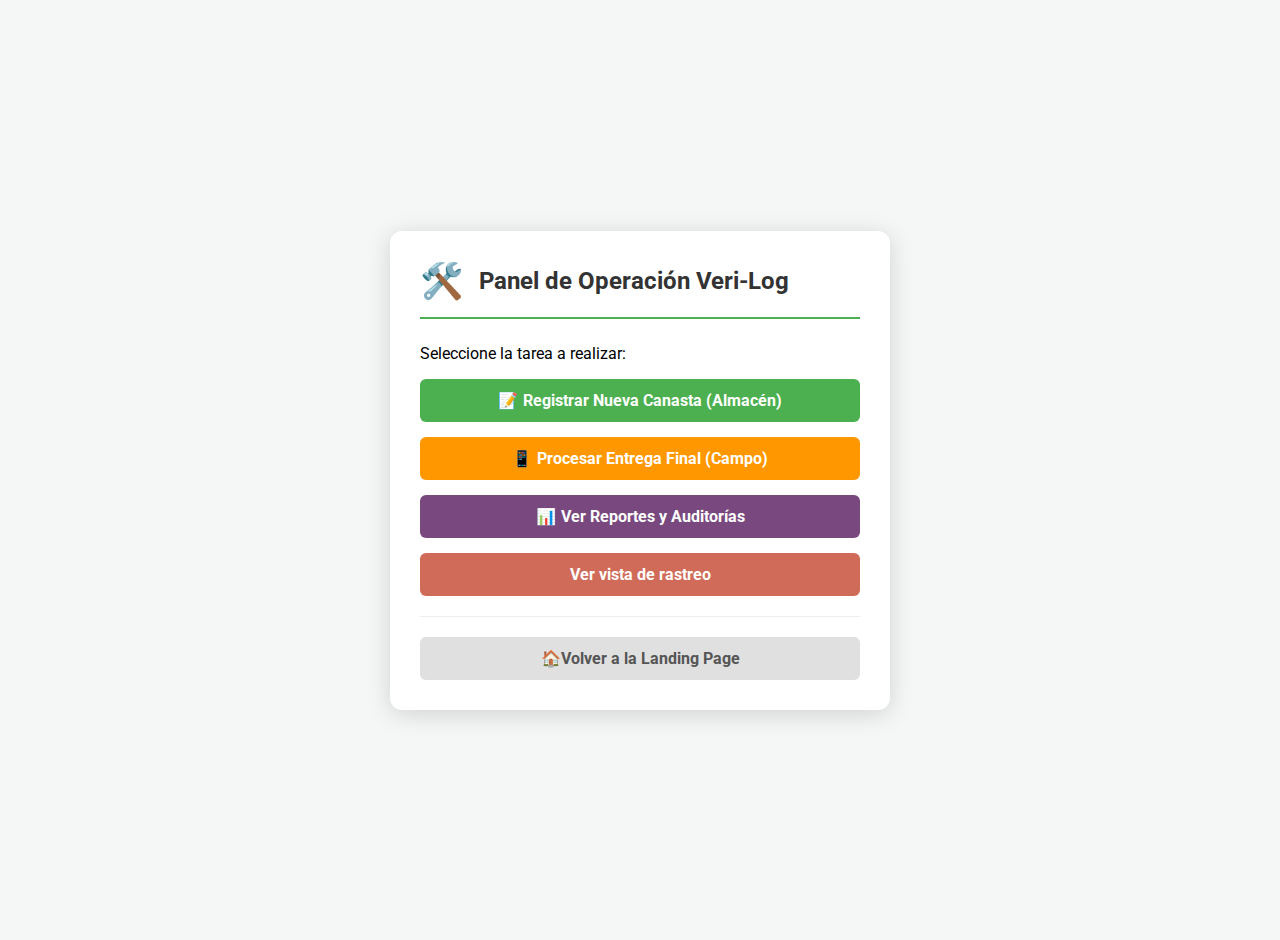
<file: prototipo/indexProto.html>
<!DOCTYPE html>
<html lang="es">
<head>
    <meta charset="UTF-8">
    <meta name="viewport" content="width=device-width, initial-scale=1.0">
    <title>Veri-Log - Panel de Operación</title>
    <link href="https://fonts.googleapis.com/css2?family=Roboto:wght@400;700&display=swap" rel="stylesheet">
    <link rel="stylesheet" href="styles.css">
    <script src="script.js" defer></script>
</head>
<body>

    <div class="container">
        <div class="header">
            <span class="logo">🛠️</span>
            <h1>Panel de Operación Veri-Log</h1>
        </div>
        <p>Seleccione la tarea a realizar:</p>
        <div class="delivery-actions">
             <a href="register.html" class="btn-primary">
                <span class="icon-mock icon-register"></span>
                Registrar Nueva Canasta (Almacén)
             </a>
             <a href="scan.html" class="btn-primary" style="background-color: #FF9800;">
                <span class="icon-mock icon-scan"></span>
                Procesar Entrega Final (Campo)
             </a>
             <a href="reportes.html" class="btn-primary" style="background-color: #78487e"> 
                <span class="icon-mock icon-report"></span>
                Ver Reportes y Auditorías
            </a>
            <a href="rastreo.html" class="btn-primary" style="background-color: #d06b59;""> 
                Ver vista de rastreo
            </a>
        </div>
        <hr style="border: 0; border-top: 1px solid #eee; margin: 20px 0;">
        <a href="../index.html" class="btn-secondary btn-full" style="margin-top: 20px;">
           <span class="icon-mock">🏠</span> Volver a la Landing Page
        </a>
    </div>

</body>
</html>
</file>
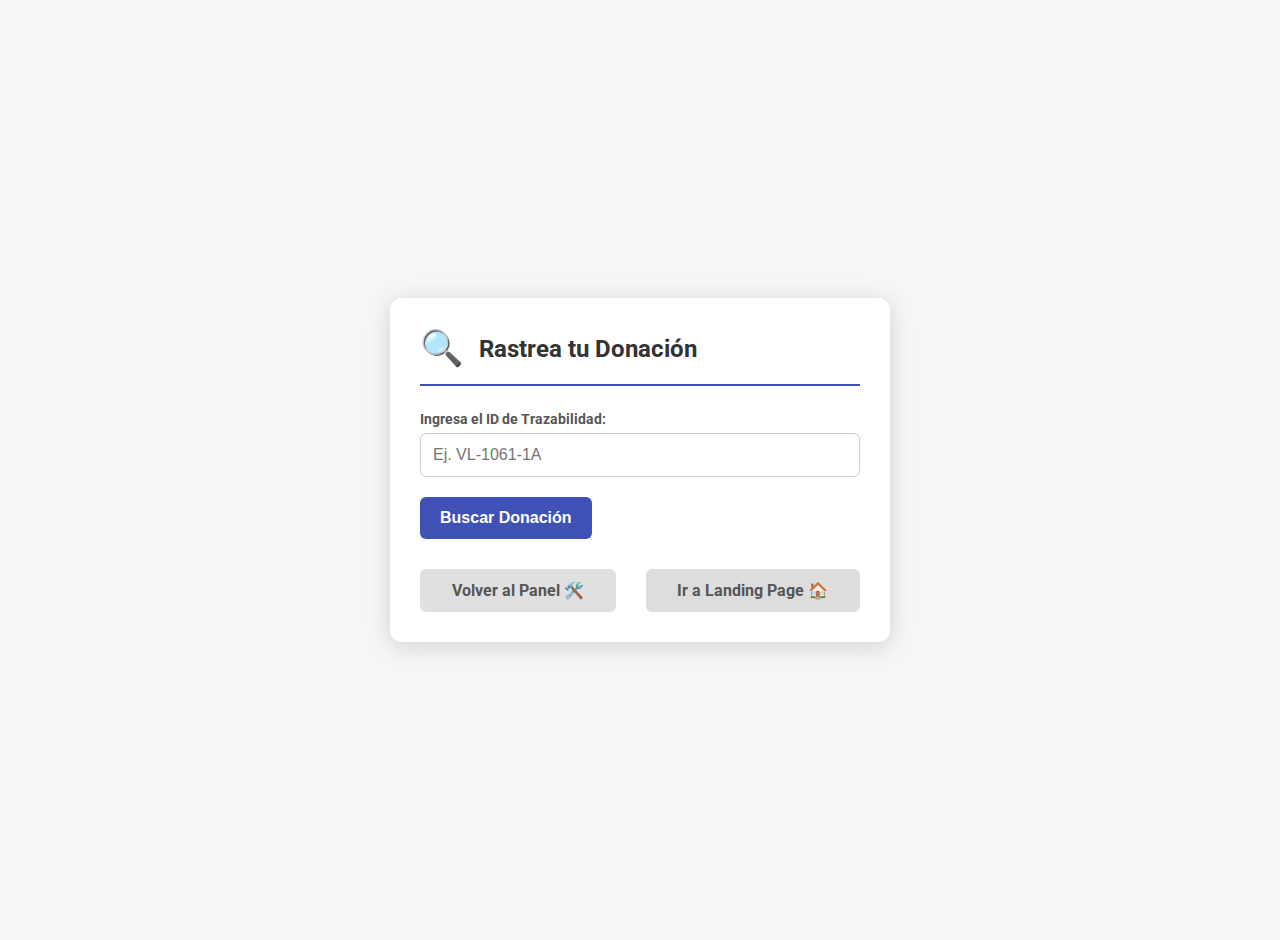
<file: prototipo/rastreo.html>
<!DOCTYPE html>
<html lang="es">
<head>
    <meta charset="UTF-8">
    <meta name="viewport" content="width=device-width, initial-scale=1.0">
    <title>Veri-Log - Rastrea tu Donación</title>
    <link href="https://fonts.googleapis.com/css2?family=Roboto:wght@400;700&display=swap" rel="stylesheet">
    <link rel="stylesheet" href="styles.css">
    <script src="script.js" defer></script>
</head>
<body onload="initializeRastreo()">

    <div class="container">
        <div class="header" style="border-bottom-color: #3f51b5;">
            <span class="logo" style="color: #3f51b5;">🔍</span>
            <h1>Rastrea tu Donación</h1>
        </div>

        <form id="rastreo-form" onsubmit="trackDonation(event)">
            <div class="form-group">
                <label for="rastreo-id">Ingresa el ID de Trazabilidad: </label>
                <input type="text" id="rastreo-id" placeholder="Ej. VL-1061-1A" required>
            </div>
            <button type="submit" class="btn-primary btn-full" style="background-color: #3f51b5;">Buscar Donación</button>
        </form>

        <div id="rastreo-resultado" style="display: none; margin-top: 30px;">
            <h2>Estado de la Canasta: <span id="rastreo-id-mostrar"></span></h2>
            
            <div class="timeline">
                <div class="timeline-item done">
                    <span class="date">2025-11-26</span>
                    <p>✅ **Donación Registrada** (ID Creado, Inmutable)</p>
                </div>
                <div class="timeline-item current">
                    <span class="date">2025-11-27</span>
                    <p>📦 **En Almacén Central** (Verificación de Contenido)</p>
                </div>
                <div class="timeline-item pending">
                    <span class="date">Pendiente</span>
                    <p>🚚 **En Ruta de Entrega** (Asignación de Beneficiario)</p>
                </div>
                <div class="timeline-item pending">
                    <span class="date">Pendiente</span>
                    <p>🎉 **Entrega Finalizada** (Evidencia fotográfica adjunta)</p>
                </div>
            </div>

            <p style="margin-top: 20px;">
                <span style="font-weight: 700;">Próximo Paso:</span> La canasta será asignada a un sector de entrega.
            </p>
        </div>
        
        <div style="margin-top: 30px;" class="actions">
            <a href="indexProto.html" class="btn-secondary" style="flex-grow: 1;">Volver al Panel 🛠️</a>
            <a href="../index.html" class="btn-secondary" style="flex-grow: 1; margin-left: 15px; background-color: #ddd;">Ir a Landing Page 🏠</a>
        </div>
    </div>

    <style>
        /* Estilos del Timeline de Rastreo */
        .timeline {
            border-left: 3px solid #ccc;
            padding-left: 20px;
            margin-top: 20px;
        }
        .timeline-item {
            position: relative;
            padding: 10px 0;
            line-height: 1.4;
        }
        .timeline-item::before {
            content: '';
            position: absolute;
            left: -29px;
            top: 15px;
            width: 15px;
            height: 15px;
            border-radius: 50%;
            background-color: #ccc;
            border: 3px solid white;
        }
        .timeline-item.done::before {
            background-color: #4CAF50; 
        }
        .timeline-item.current::before {
            background-color: #FF9800;
        }
        .timeline-item.pending::before {
            background-color: #f0f0f0;
        }
        .timeline-item p {
            margin: 0;
        }
        .timeline-item .date {
            display: block;
            font-size: 12px;
            color: #999;
        }
    </style>
</body>
</html>
</file>
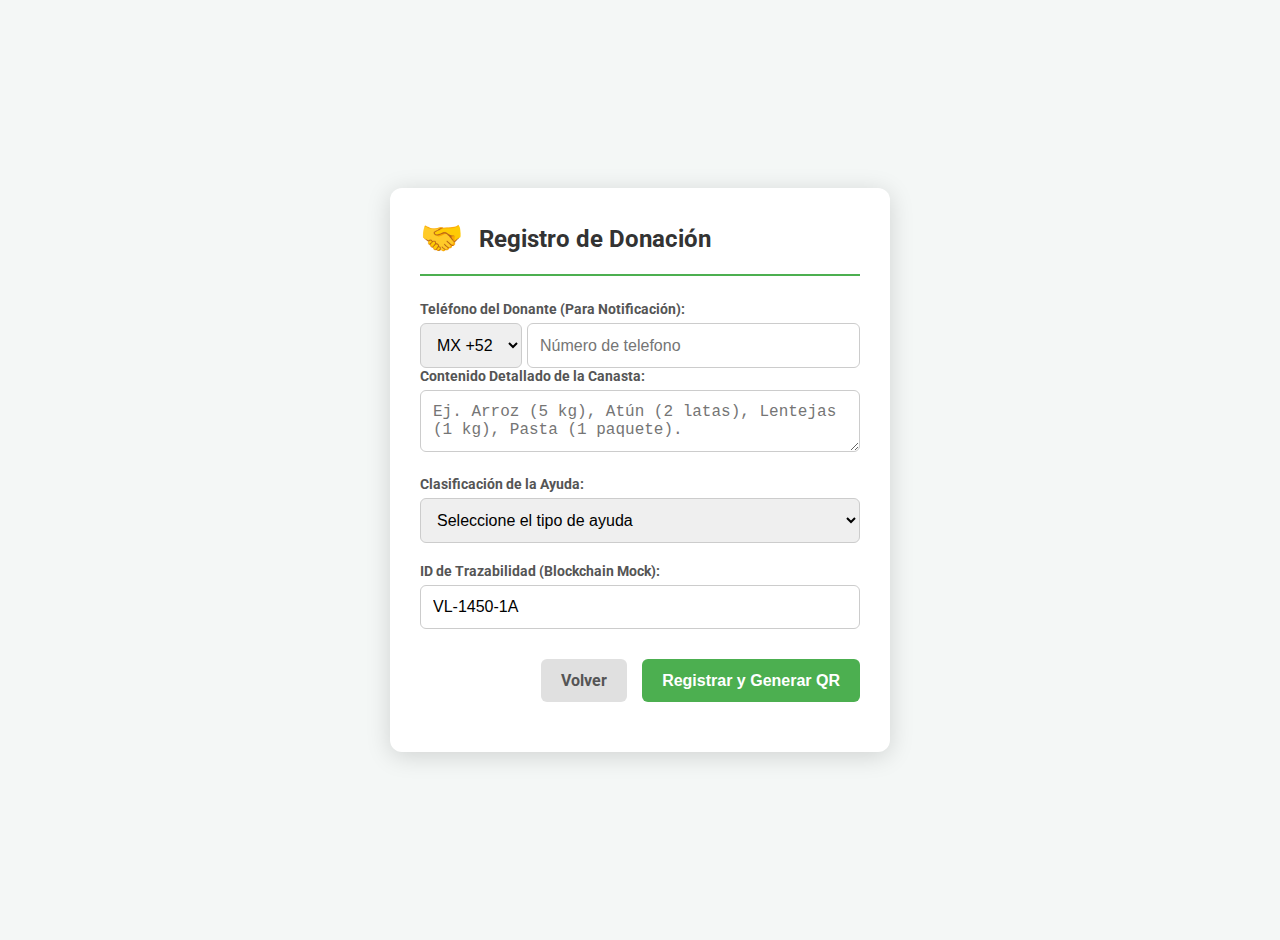
<file: prototipo/register.html>
<!DOCTYPE html>
<html lang="es">
<head>
    <meta charset="UTF-8">
    <meta name="viewport" content="width=device-width, initial-scale=1.0">
    <title>Veri-Log - Registrar Canasta</title>
    <link href="https://fonts.googleapis.com/css2?family=Roboto:wght+400;700&display=swap" rel="stylesheet">
    <link rel="stylesheet" href="styles.css">
    <script src="script.js" defer></script>
</head>
<body onload="initializeRegisterScreen()">

    <div class="container">
        <div class="header">
            <span class="logo">🤝</span>
            <h1>Registro de Donación</h1>
        </div>

        <form onsubmit="registerCanasta(event)">
            <div class="form-group">
                <label for="reg-telefono">Teléfono del Donante (Para Notificación):</label>
                <div style="display: flex; gap: 5px;">
                    <select id="reg-lada" required style="width: auto;">
                        <option value="+52" disabled selected >MX +52</option>
                        <option value="+1">US +1</option>
                    </select>
                <input type="tel" id="reg-telefono" placeholder="Número de telefono" required style="flex-grow: 1;">
                </div>

            <div class="form-group">
                <label for="reg-contenido">Contenido Detallado de la Canasta:</label>
                <textarea id="reg-contenido" placeholder="Ej. Arroz (5 kg), Atún (2 latas), Lentejas (1 kg), Pasta (1 paquete)." required></textarea>
            </div>

            <div class="form-group">
                <label for="reg-clasificacion">Clasificación de la Ayuda:</label>
                <div class="select-wrapper">
                    <select id="reg-clasificacion" required>
                        <option value="" disabled selected>Seleccione el tipo de ayuda</option>
                        <option value="no-perecedero">Alimentos No Perecederos</option>
                        <option value="perecedero">Alimentos Perecederos</option>
                        <option value="kits-higiene">Kits de Higiene</option>
                    </select>
                </div>
            </div>

            <div class="form-group">
                <label for="reg-id">ID de Trazabilidad (Blockchain Mock):</label>
                <input type="text" id="reg-id" value="" readonly title="ID generado automáticamente, que será la clave del registro inmutable.">
            </div>


            <div class="actions">
                <a href="index.html" class="btn-secondary">Volver</a>
                <button type="submit" class="btn-primary">Registrar y Generar QR</button>
            </div>
        </form>
    </div>

</body>
</html>
</file>
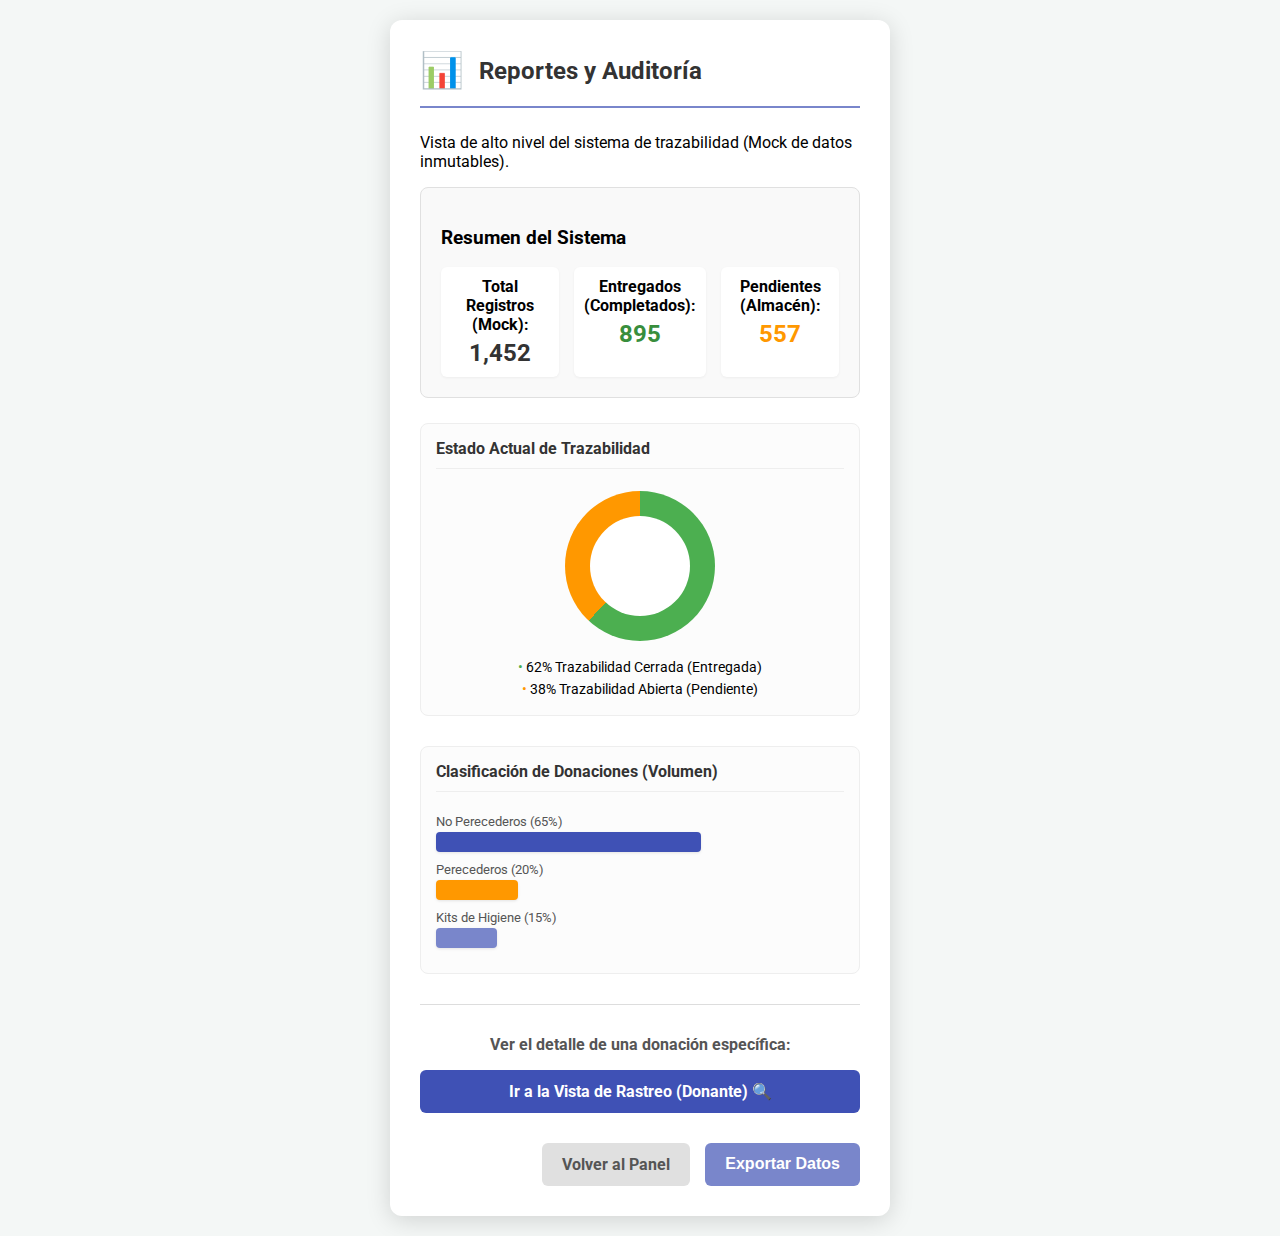
<file: prototipo/reportes.html>
<!DOCTYPE html>
<html lang="es">
<head>
    <meta charset="UTF-8">
    <meta name="viewport" content="width=device-width, initial-scale=1.0">
    <title>Veri-Log - Reportes y Auditoría</title>
    <link href="https://fonts.googleapis.com/css2?family=Roboto:wght@400;700&display=swap" rel="stylesheet">
    <link rel="stylesheet" href="styles.css">
</head>
<body>

    <div class="container">
        <div class="header" style="border-bottom-color: #7986CB;">
            <span class="logo" style="color: #7986CB;">📊</span>
            <h1>Reportes y Auditoría</h1>
        </div>
        <p>Vista de alto nivel del sistema de trazabilidad (Mock de datos inmutables).</p>

        <div class="report-box" style="margin-bottom: 25px;">
            <h3>Resumen del Sistema</h3>
            <div class="grid-stats">
                <div class="stat-item">
                    <strong>Total Registros (Mock):</strong>
                    <div class="stat-value">1,452</div>
                </div>
                <div class="stat-item">
                    <strong>Entregados (Completados):</strong>
                    <div class="stat-value" style="color: #388e3c;">895</div>
                </div>
                <div class="stat-item">
                    <strong>Pendientes (Almacén):</strong>
                    <div class="stat-value" style="color: #FF9800;">557</div>
                </div>
            </div>
        </div>

        <div class="chart-section">
            <h4>Estado Actual de Trazabilidad</h4>
            <div class="donut-chart-mock">
                <div class="donut-slice complete" style="--p:62; --c:#4CAF50;">62%</div>
            </div>
            <div class="chart-legend">
                <span style="color:#4CAF50;">•</span> 62% Trazabilidad Cerrada (Entregada)
                <br>
                <span style="color:#FF9800;">•</span> 38% Trazabilidad Abierta (Pendiente)
            </div>
        </div>
        
        <div class="chart-section">
            <h4>Clasificación de Donaciones (Volumen)</h4>
            <div class="bar-chart-mock">
                <div class="bar-group">
                    <div class="bar-label">No Perecederos (65%)</div>
                    <div class="bar" style="width: 65%; background-color: #3f51b5;"></div>
                </div>
                <div class="bar-group">
                    <div class="bar-label">Perecederos (20%)</div>
                    <div class="bar" style="width: 20%; background-color: #FF9800;"></div>
                </div>
                <div class="bar-group">
                    <div class="bar-label">Kits de Higiene (15%)</div>
                    <div class="bar" style="width: 15%; background-color: #7986CB;"></div>
                </div>
            </div>
        </div>
        
        <hr style="border: 0; border-top: 1px solid #ddd; margin: 30px 0;">

        <div style="text-align: center;">
            <p style="font-weight: 700; color: #555;">Ver el detalle de una donación específica:</p>
            <a href="rastreo.html" class="btn-primary" style="background-color: #3f51b5;">
                Ir a la Vista de Rastreo (Donante) 🔍
            </a>
        </div>


        <div class="actions">
            <a href="index.html" class="btn-secondary">Volver al Panel</a>
            <button type="button" class="btn-primary" style="background-color: #7986CB;" onclick="alert('Simulación: Generando archivo CSV/PDF de auditoría.')">
                Exportar Datos
            </button>
        </div>
    </div>

    <style>
        /* --- ESTILOS DE GRÁFICAS --- */

        .chart-section {
            margin-bottom: 30px;
            padding: 15px;
            border: 1px solid #eee;
            border-radius: 8px;
            background-color: #fcfcfc;
        }

        h4 {
            color: #333;
            margin-top: 0;
            border-bottom: 1px solid #eee;
            padding-bottom: 10px;
        }

        /* 1. Bar Chart Mock */
        .bar-chart-mock {
            margin-top: 15px;
        }

        .bar-group {
            margin-bottom: 10px;
        }

        .bar-label {
            font-size: 13px;
            color: #555;
            margin-bottom: 3px;
        }

        .bar {
            height: 20px;
            border-radius: 4px;
            transition: width 0.5s ease-out; /* Mock de animación */
            box-shadow: 0 1px 3px rgba(0,0,0,0.1);
        }
        
        /* 2. Donut Chart Mock (Usa CSS Conic-Gradient) */
        .donut-chart-mock {
            width: 150px;
            height: 150px;
            margin: 15px auto;
            border-radius: 50%;
            position: relative;
            background: conic-gradient(#4CAF50 0% 62%, #FF9800 62% 100%); /* 62% vs 38% */
        }
        
        .donut-chart-mock::after {
            content: '';
            position: absolute;
            top: 25px;
            left: 25px;
            width: 100px;
            height: 100px;
            border-radius: 50%;
            background: white; /* Centro blanco */
        }

        .donut-slice {
            position: absolute;
            top: 50%;
            left: 50%;
            transform: translate(-50%, -50%);
            font-weight: 700;
            color: #4CAF50;
            font-size: 18px;
        }
        
        .chart-legend {
            text-align: center;
            font-size: 14px;
            line-height: 1.6;
        }


        /* Estilos ya existentes del contenedor (por si acaso no están en styles.css) */
        .report-box {
            padding: 20px;
            border: 1px solid #e0e0e0;
            border-radius: 8px;
            background-color: #f9f9f9;
        }
        .grid-stats {
            display: grid;
            grid-template-columns: repeat(3, 1fr);
            gap: 15px;
            margin-top: 15px;
            text-align: center;
        }
        .stat-item {
            padding: 10px;
            background-color: white;
            border-radius: 6px;
            box-shadow: 0 1px 3px rgba(0,0,0,0.05);
        }
        .stat-value {
            font-size: 24px;
            font-weight: 700;
            margin-top: 5px;
            color: #333;
        }
    </style>
</body>
</html>
</file>
<file: prototipo/styles.css>
/* BASE & UTILIDADES */
body {
    font-family: 'Roboto', sans-serif;
    background-color: #f4f7f6;
    display: flex;
    justify-content: center;
    align-items: center;
    min-height: 100vh;
    margin: 0;
    padding: 20px;
}

.container {
    background-color: #ffffff;
    border-radius: 12px;
    box-shadow: 0 4px 25px rgba(0, 0, 0, 0.15);
    width: 100%;
    max-width: 500px;
    padding: 30px;
    box-sizing: border-box;
}

.header {
    display: flex;
    align-items: center;
    margin-bottom: 25px;
    padding-bottom: 15px;
    border-bottom: 2px solid #4CAF50; /* Verde ODS 2 */
}

.logo {
    font-size: 35px;
    margin-right: 15px;
    color: #4CAF50;
}

h1 {
    color: #333;
    font-weight: 700;
    font-size: 24px;
    margin: 0;
}

/* FORMULARIOS Y BOTONES */
.form-group {
    margin-bottom: 20px;
}

label {
    display: block;
    margin-bottom: 6px;
    color: #555;
    font-weight: 700;
    font-size: 14px;
}

input:not([type="checkbox"]), textarea, select {
    width: 100%;
    padding: 12px;
    border: 1px solid #ccc;
    border-radius: 6px;
    box-sizing: border-box;
    font-size: 16px;
    transition: border-color 0.3s;
}

input:focus, textarea:focus, select:focus {
    border-color: #4CAF50;
    box-shadow: 0 0 5px rgba(76, 175, 80, 0.5);
    outline: none;
}

.actions {
    display: flex;
    justify-content: flex-end;
    gap: 15px;
    margin-top: 30px;
}

button, a.btn-primary, a.btn-secondary {
    padding: 12px 20px;
    border: none;
    border-radius: 6px;
    cursor: pointer;
    font-size: 16px;
    font-weight: 700;
    transition: background-color 0.3s;
    text-decoration: none; /* Para enlaces */
    text-align: center;
    display: flex;
    align-items: center;
    justify-content: center;
}

.btn-secondary {
    background-color: #e0e0e0;
    color: #555;
}

.btn-primary {
    background-color: #4CAF50;
    color: white;
}

.delivery-actions {
    display: flex;
    flex-direction: column;
    gap: 15px;
}

/* ELEMENTOS DE PROTOTIPO */
.tracking-id {
    background-color: #f0f8f0;
    border: 1px dashed #4CAF50;
    padding: 10px;
    margin: 15px 0 30px;
    border-radius: 4px;
    font-weight: 700;
    color: #388e3c;
    text-align: center;
}

.qr-mock {
    background-color: #f0f0f0;
    border: 1px solid #ddd;
    height: 150px;
    width: 150px;
    margin: 20px auto;
    display: flex;
    flex-direction: column;
    justify-content: center;
    align-items: center;
    font-size: 12px;
    color: #555;
}

.mock-preview {
    background-color: #f0f0f0;
    border: 2px dashed #ccc;
    height: 200px;
    display: flex;
    justify-content: center;
    align-items: center;
    color: #999;
    font-style: italic;
    border-radius: 6px;
    margin-bottom: 15px;
}

.mock2-preview {
    background-color: #f0f0f0;
    border: 2px dashed #ccc;
    height: 180px;
    display: flex;
    justify-content: center;
    align-items: center;
    color: #999;
    font-style: italic;
    border-radius: 6px;
}

/* Iconos (Mockeados con texto/emoji para simplicidad) */
.icon-mock::before { font-family: Arial, sans-serif; font-weight: 900; margin-right: 5px;}
.icon-camera::before { content: "📷 "; }
.icon-check::before { content: "✅ "; }
.icon-scan::before { content: "📱 "; }
.icon-print::before { content: "🖨️ "; }
.icon-report::before { content: "📊 "; }
.icon-register::before { content: "📝 "; }
.icon-delivery::before { content: "🚚 "; }
</file>
